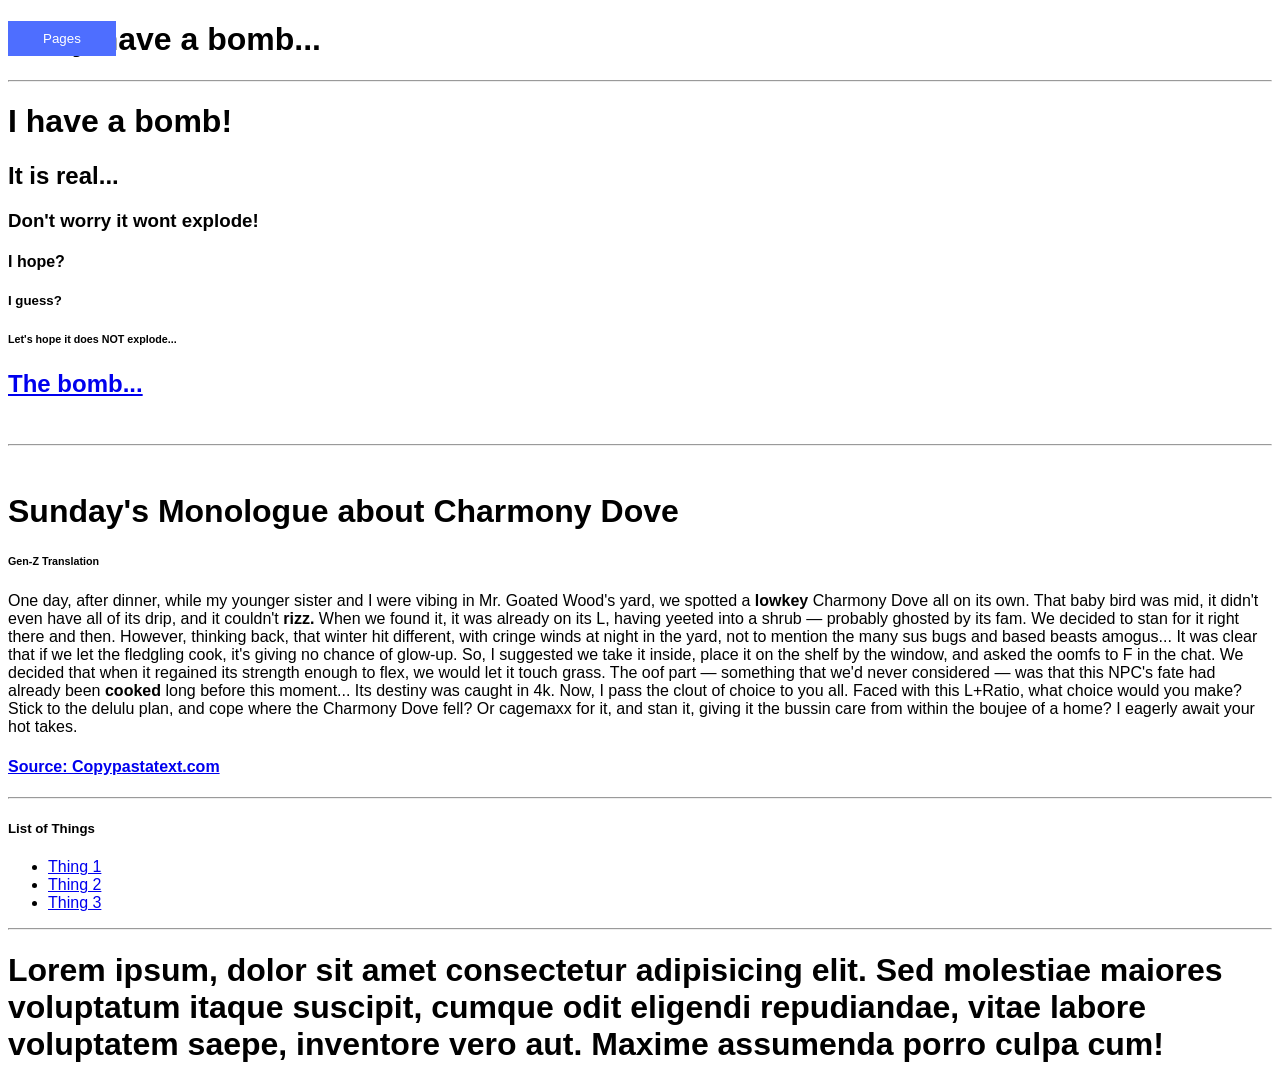
<file: index.html>
<!DOCTYPE html>

<html>

<head>
    <title>My firsty Websity</title>
    <meta content="width=device-width, initial-scale=1.0" name="viewport">
    <meta charset="UTF-8">
    <meta name="description" content="This is my first website">
    <meta name="keywords" content="HTML, CSS, JavaScript">
    <meta name="author" content="ParsinGM">
    <link rel="stylesheet" href="CSS/Homepage.css">

</head>
<body>

<!--- if you're reading this, that means you have "enough" knowledge about HTML and CSS to confidently press F12 on your keyboard and look at the source code.
Heres a reminder: This is "one of my many first websites" reason why i said "many" is due to the fact that most of those are from html classes -- coding using notepad.
I didn't have any control on using my own mind in creating the ideas within the website, hence THIS website is technically my first.(even if i followed a tutuorial writing the code of this)
But who cares? This is my first website afterall, foillowing a tutorial is a socially accepted excuse in this situation. Anywho this is becoming a wall of text so ill end it here-->

    <div class="Menu1">
        <button title="This is for when you already traversed the plane, dont use this unless you want to get spoiled(for some reason)">Pages</button>
        <div class="MenuContent1">
            <a href="Thebomb.html" target=_self id="thebomb" title="This is for when you already traversed the plane, dont use this unless you want to get spoiled(for some reason)">The Bomb...</a>
            <a href="Suprise.html" target=_self id="suprise" title="This is for when you already traversed the plane, dont use this unless you want to get spoiled(for some reason)">Surprise...</a>
            <a href="thing1.html" target=_self id="thing1" title="This is for when you already traversed the plane, dont use this unless you want to get spoiled(for some reason)">Thing 1</a>
            <a href="thing2.html" target=_self id="thing2" title="This is for when you already traversed the plane, dont use this unless you want to get spoiled(for some reason)">Thing 2</a>
            <a href="thing3.html" target=_self id="thing3" title="This is for when you already traversed the plane, dont use this unless you want to get spoiled(for some reason)">Thing 3</a>
        </div>
    </div>
 <h1>I may have a bomb...</h1>
 <hr>
    <!-- I don't actually have a bomb-->

    <h1>I have a bomb!</h1>
    <h2>It is real...</h2>
    <h3>Don't worry it wont explode!</h3>
    <h4>I hope?</h4>
    <h5>I guess?</h5>
    <h6>Let's hope it does NOT explode...</h6>

    <a href="Thebomb.html" target=_self title="This takes you to the bomb"> 
        <h2> The bomb... </h2>
    </a>

    <br>
    <hr>
    <br>
    <h1>Sunday's Monologue about Charmony Dove</h1> <h6> Gen-Z Translation </h6>
        <p>One day, after dinner, while my younger sister and I were vibing in Mr. Goated Wood's yard, we spotted a <b>lowkey</b> Charmony Dove all on its own. That baby bird was mid, it didn't even have all of its drip, and it couldn't <b>rizz.</b> When we found it, it was already on its L, having yeeted into a shrub — probably ghosted by its fam. We decided to stan for it right there and then. However, thinking back, that winter hit different, with cringe winds at night in the yard, not to mention the many sus bugs and based beasts amogus... It was clear that if we let the fledgling cook, it's giving no chance of glow-up. So, I suggested we take it inside, place it on the shelf by the window, and asked the oomfs to F in the chat. We decided that when it regained its strength enough to flex, we would let it touch grass. The oof part — something that we'd never considered — was that this NPC's fate had already been <b>cooked</b> long before this moment... Its destiny was caught in 4k. Now, I pass the clout of choice to you all. Faced with this L+Ratio, what choice would you make? Stick to the delulu plan, and cope where the Charmony Dove fell? Or cagemaxx for it, and stan it, giving it the bussin care from within the boujee of a home? I eagerly await your hot takes. </p>

<a href="https://copypastatext.com/sundays-monologue-about-charmony-dove/#Gen_ZAlpha"
    target=_blank Title="Sundays Monologue about Charmony Dove">
    <h4>Source: Copypastatext.com</h5>
</a>

<hr>

<h5>List of Things</h5>
<ul>
    <li><a href="thing1.html" target="_self">Thing 1</a></li>
    <li><a href="thing2.html" target="_self">Thing 2</a></li>
    <li><a href="thing3.html" target="_self">Thing 3</a></li>
    <!-- I aint making an ordered list -->
</ul>

<hr>

<p><h1>Lorem ipsum, dolor sit amet consectetur adipisicing elit. Sed molestiae maiores voluptatum itaque suscipit, cumque odit eligendi repudiandae, vitae labore voluptatem saepe, inventore vero aut. Maxime assumenda porro culpa cum!</h1></p>

</body>
</html>
</file>
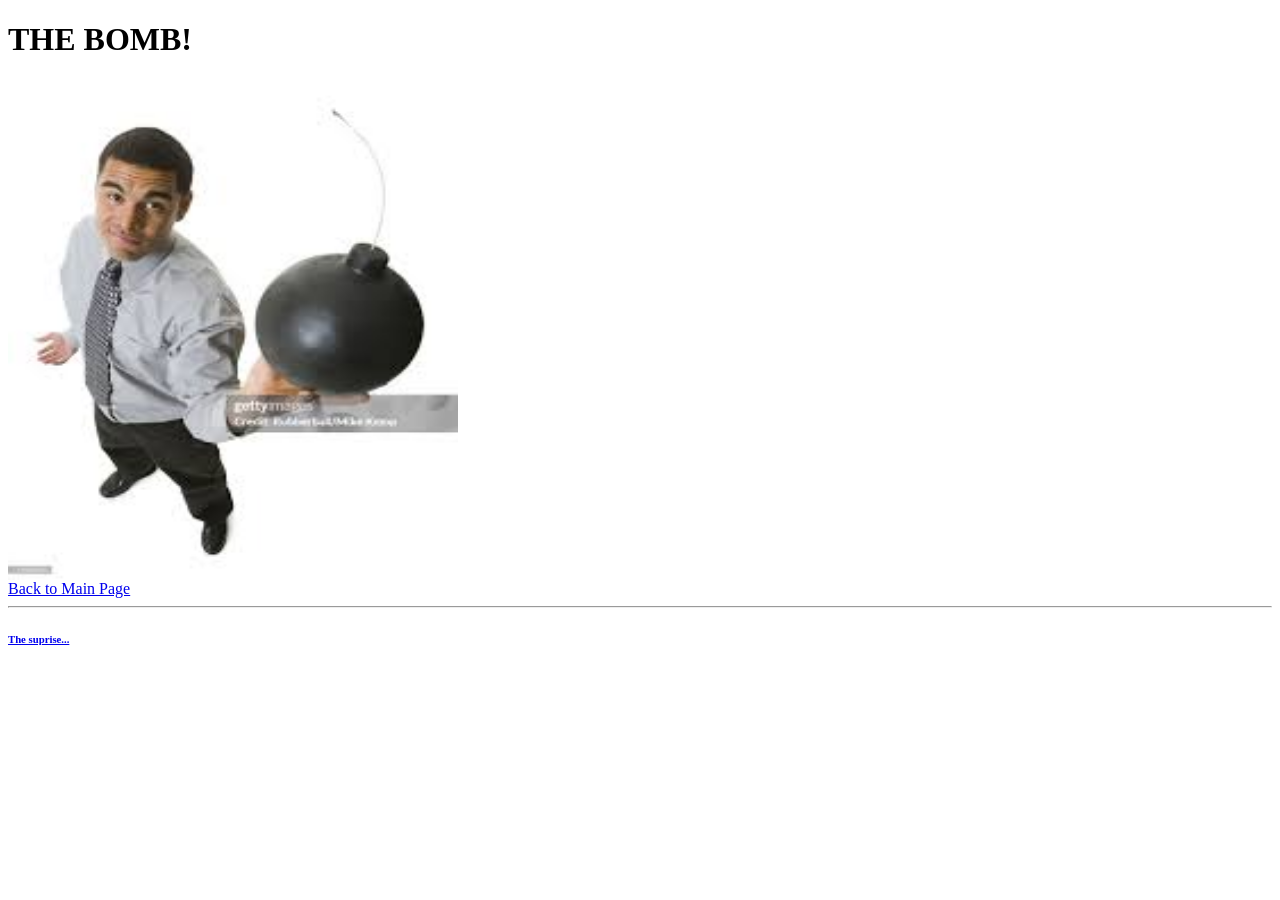
<file: Thebomb.html>
<!DOCTYPE html>

<html>

<head>
    <title>THE BOMB!</title>
    <meta content="width=device-width, initial-scale=1.0" name="viewport">
    <meta charset="UTF-8">
</head>

<body>

<h1>THE BOMB!</h1>

    <a href="https://youtu.be/11e8XyUBqRQ?si=9cEaVX_SIEO4hgBV" target="_blank">
        <img src="Images/THE_FUCKING_BOMB.jpeg" height="500" width="450" alt="THE BOMB!" title="Tada! The bomb!" align="center">
    </a>

<audio autoplay>
    <source src="Audio/Crowd_Gasp.mp3">
    <source src="Audio/Crowd_Gasp.wav">
    "Your browser does not support the audio element."
</audio>

<audio autoplay>
    <source src="Audio/Exclamation_Mark.mp3">
    <source src="Audio/Exclamation_Mark.wav">
    "Your browser does not support the audio element."
</audio>

<br>

<a href="index.html">Back to Main Page</a>

<br>

<hr>

<a href="Suprise.html" target=_self title="This takes you to the suprise"> 
    <h6> The suprise... </h6>
</body>

</html>
</file>
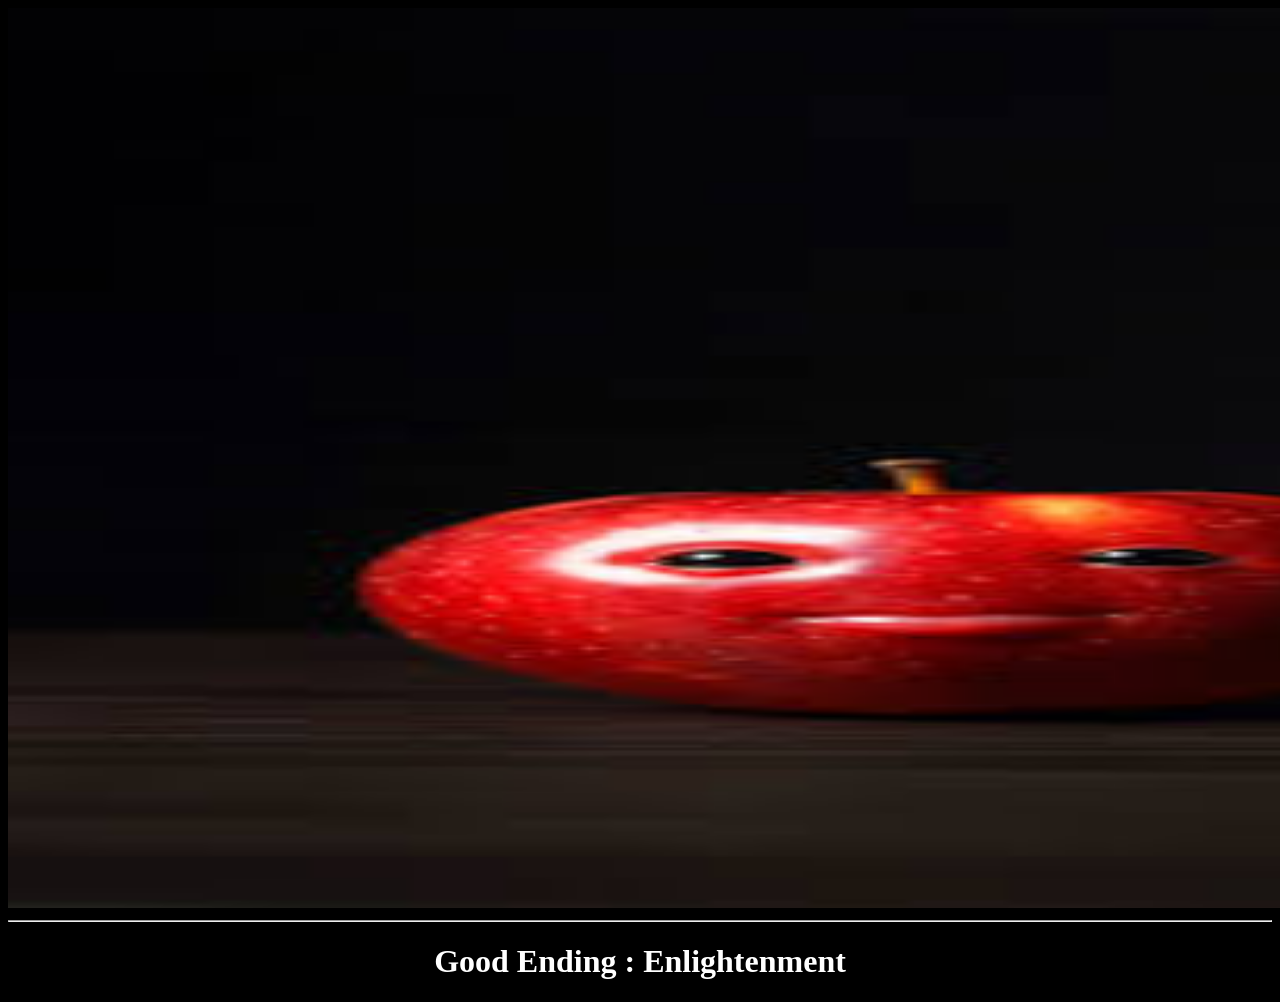
<file: thing1.html>
<!DOCTYPE html>
<html>

<head>
    <title>Thing 1</title>
    <meta content="width=device-width, initial-scale=1.0" name="viewport">
    <meta charset="UTF-8">
</head>

<body style="background-color: black;">

<a href="https://youtube.com/shorts/e5figO0W3GM?si=lshlqvfHGOs63OKI" target="_blank">
    <img src="Images/Thing1.jpeg" height="900" width="1900" alt="Enlightenment" title="Enlightenment">
</a>
<audio autoplay loop>
    <source src="Audio/Inspiring.mp3">
    <source src="Audio/inspiring.wav">   
    "Your browser does not support the audio element."
</audio>
<hr>
<h1 style="color: white;" align="center">Good Ending : Enlightenment</h1>

</body>

</html>
</file>
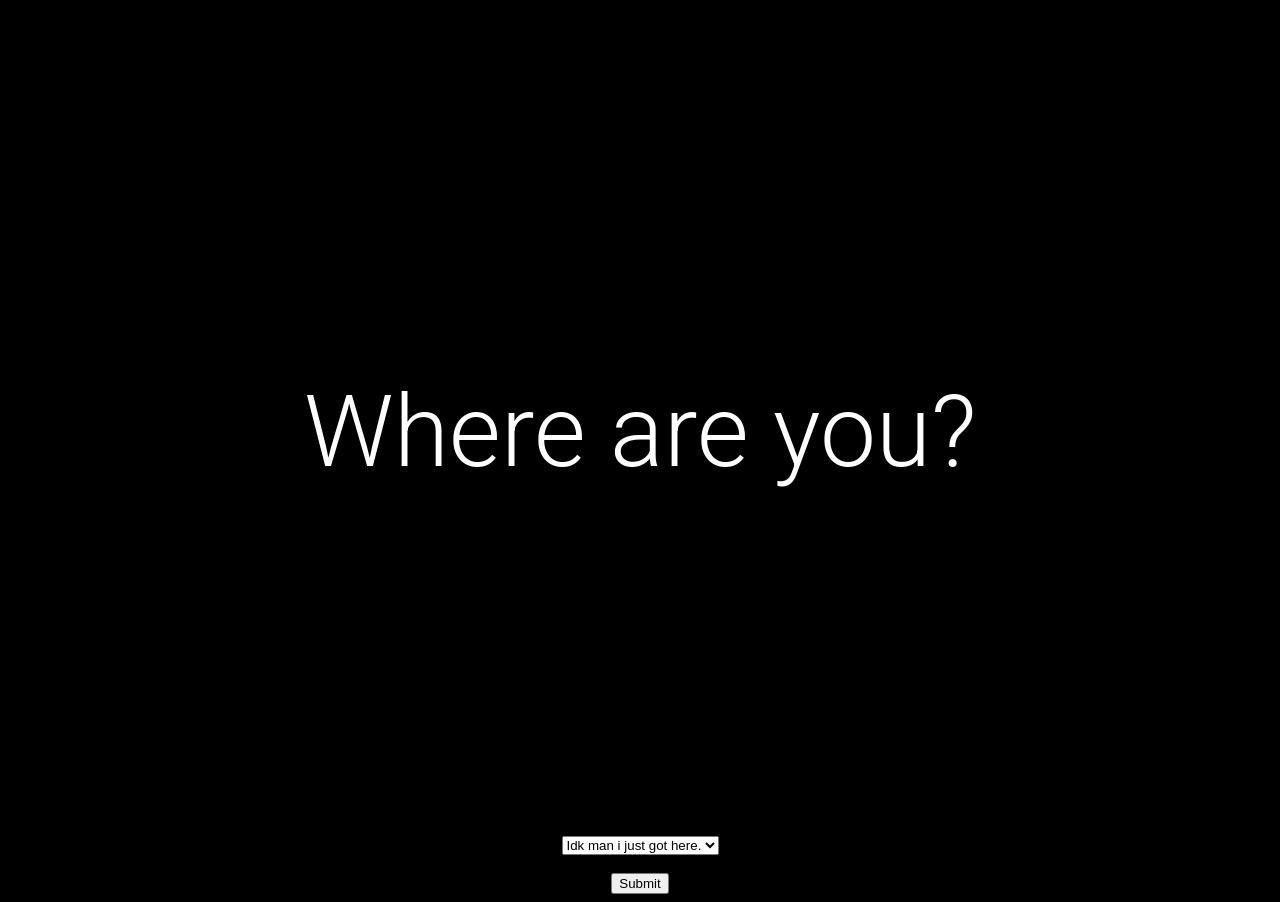
<file: thing2.html>
<!DOCTYPE html>
<html>
<head>
    <title>Thing 2</title>
    <meta content="width=device-width, initial-scale=1.0" name="viewport">
    <meta charset="UTF-8">
    <link rel="stylesheet" href="CSS/StoryPath.css">
    <link rel="preconnect" href="https://fonts.googleapis.com">
    <link rel="preconnect" href="https://fonts.gstatic.com" crossorigin>
    <link href="https://fonts.googleapis.com/css2?family=Roboto:ital,wght@0,100..900;1,100..900&display=swap" rel="stylesheet">

    <style>
        #where_are_you{
            float: center;
            display: grid;
            place-items: center;
            height: 90vh;
            margin: 0;
        }
        #responsebox{
            display: grid;
            place-items: center;
            margin: 0;
        }
    </style>
</head>
<body>
        place-items: center;
        height: 100vh;
        margin: 0;>>
    <!--- css for centering the text --->

<h1 id="where_are_you">Where are you?</h1>
<form action="/PHP/Response.php" method="Post" id="responsebox">
    <select name="response">
        <option value="response1">Idk man i just got here.</option>
        <option value="response2">I clicked thing2.</option>
        <option value="response3">At this website.</option>
        <option value="response4">Fym "where are you"?</option>
        <option value="response5">I prefer not to answer.</option>
    </select><br>
    <button type="submit">Submit</button>
</form>
</body>
</html>
</file>
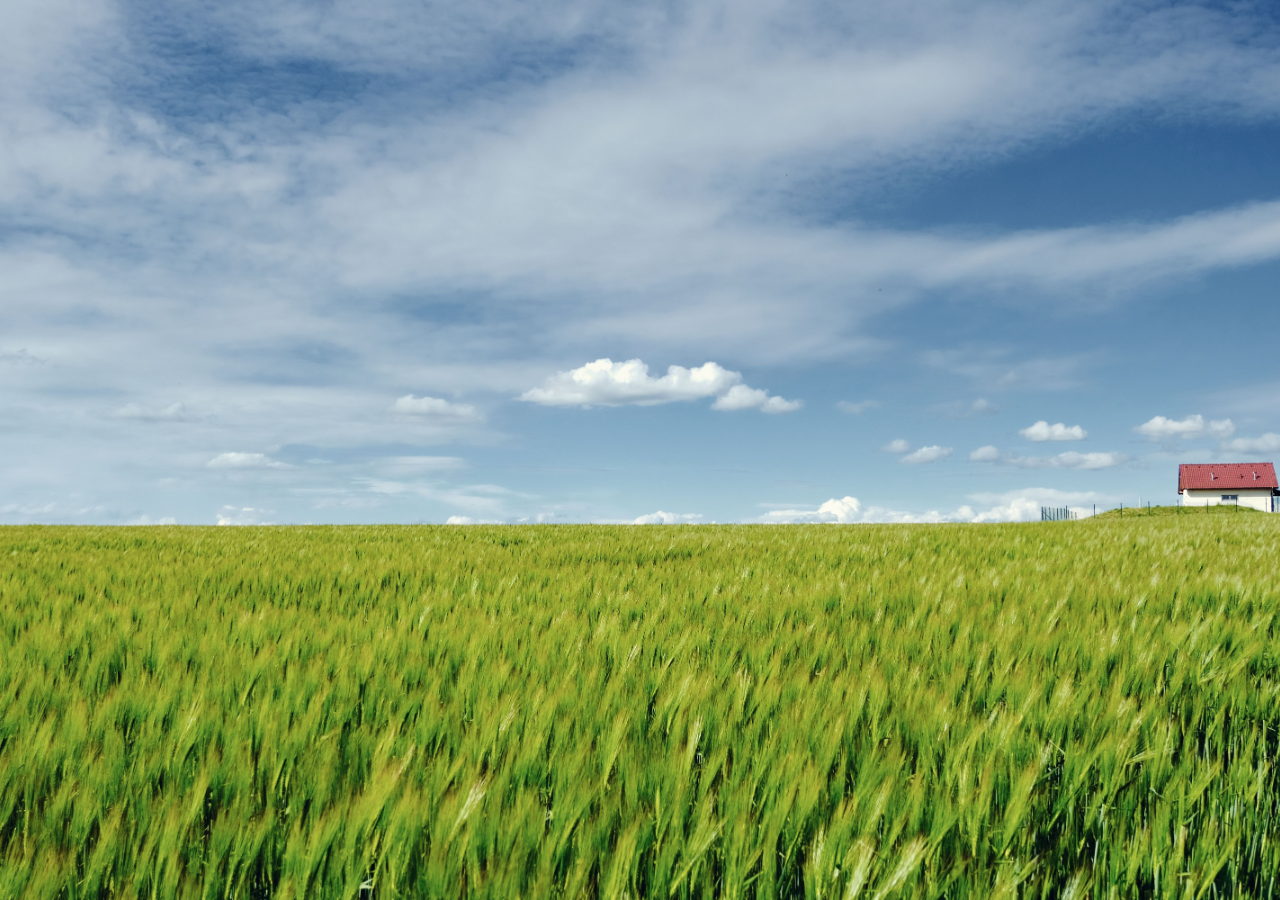
<file: thing3.html>
<!doctype html>
<html> 
    <head>
        <title>Thing 3</title>
        <meta content="width=device-width, initial-scale=1.0" name="viewport">
        <meta charset="UTF-8">  
        <link rel="stylesheet" href="CSS/AltPath.css">
        <link rel="preconnect" href="https://fonts.googleapis.com">
        <link rel="preconnect" href="https://fonts.gstatic.com" crossorigin>
        <link href="https://fonts.googleapis.com/css2?family=Roboto:ital,wght@0,100..900;1,100..900&display=swap" rel="stylesheet">
    </head>
<body> 


</body>
</html>
</file>
<file: CSS/Homepage.css>
body{
    font-family: Roboto, arial;
}
.Menu1{
    display: inline-block;
    font-family:Roboto, arial;
    font-weight: 500;
    position:fixed
}
.Menu1 button{
    background-color: #4e6eff;
    color: white;
    padding: 10px 35px;
    border: none;
    cursor: pointer;
}
.Menu1 a{
    display: block;
    padding: 15px 35px;
    text-decoration: none;
    color: rgb(0, 0, 0);
}
.Menu1 .MenuContent1{
    display:none;
    position: absolute;
    background-color: #9ec8ff;
    min-width:175px;
    min-height: auto;
}
.Menu1:hover .MenuContent1{
    display: block;
}
.Menu1:hover button{
    background-color: #509afc;
}
.Menu1 a:hover{
    background-color: #5fb5ee;
}
.Menu1 .MenuContent1 #suprise{
    display:none;
}
.Menu1 .MenuContent1 #thebomb:hover + #suprise,
.Menu1 .MenuContent1 #suprise:hover {
    display:block;
}
.Menu1 .MenuContent1 #thebomb{
    background-color: #ac88ff;
}
.Menu1 .MenuContent1 #suprise{
    background-color: #b89cff;
}
.Menu1 .MenuContent1 #thebomb:hover{
    background-color: #d0bcff;
}
.Menu1 .MenuContent1 #suprise:hover{
    background-color: #dcceff;
}
</file>
<file: CSS/StoryPath.css>
body{background-color: black;}
h1{color:white; 
    font-family:Roboto, arial; 
    font-size: 100px;
    font-weight: 300;
}
p{color:white;}
</file>
<file: CSS/AltPath.css>
body{
    background-image: url(../Images/BackgroundTHING1.jpg);
    background-repeat: no-repeat;
    background-position: center;
    background-size: cover;
    background-attachment: fixed;
}
</file>
